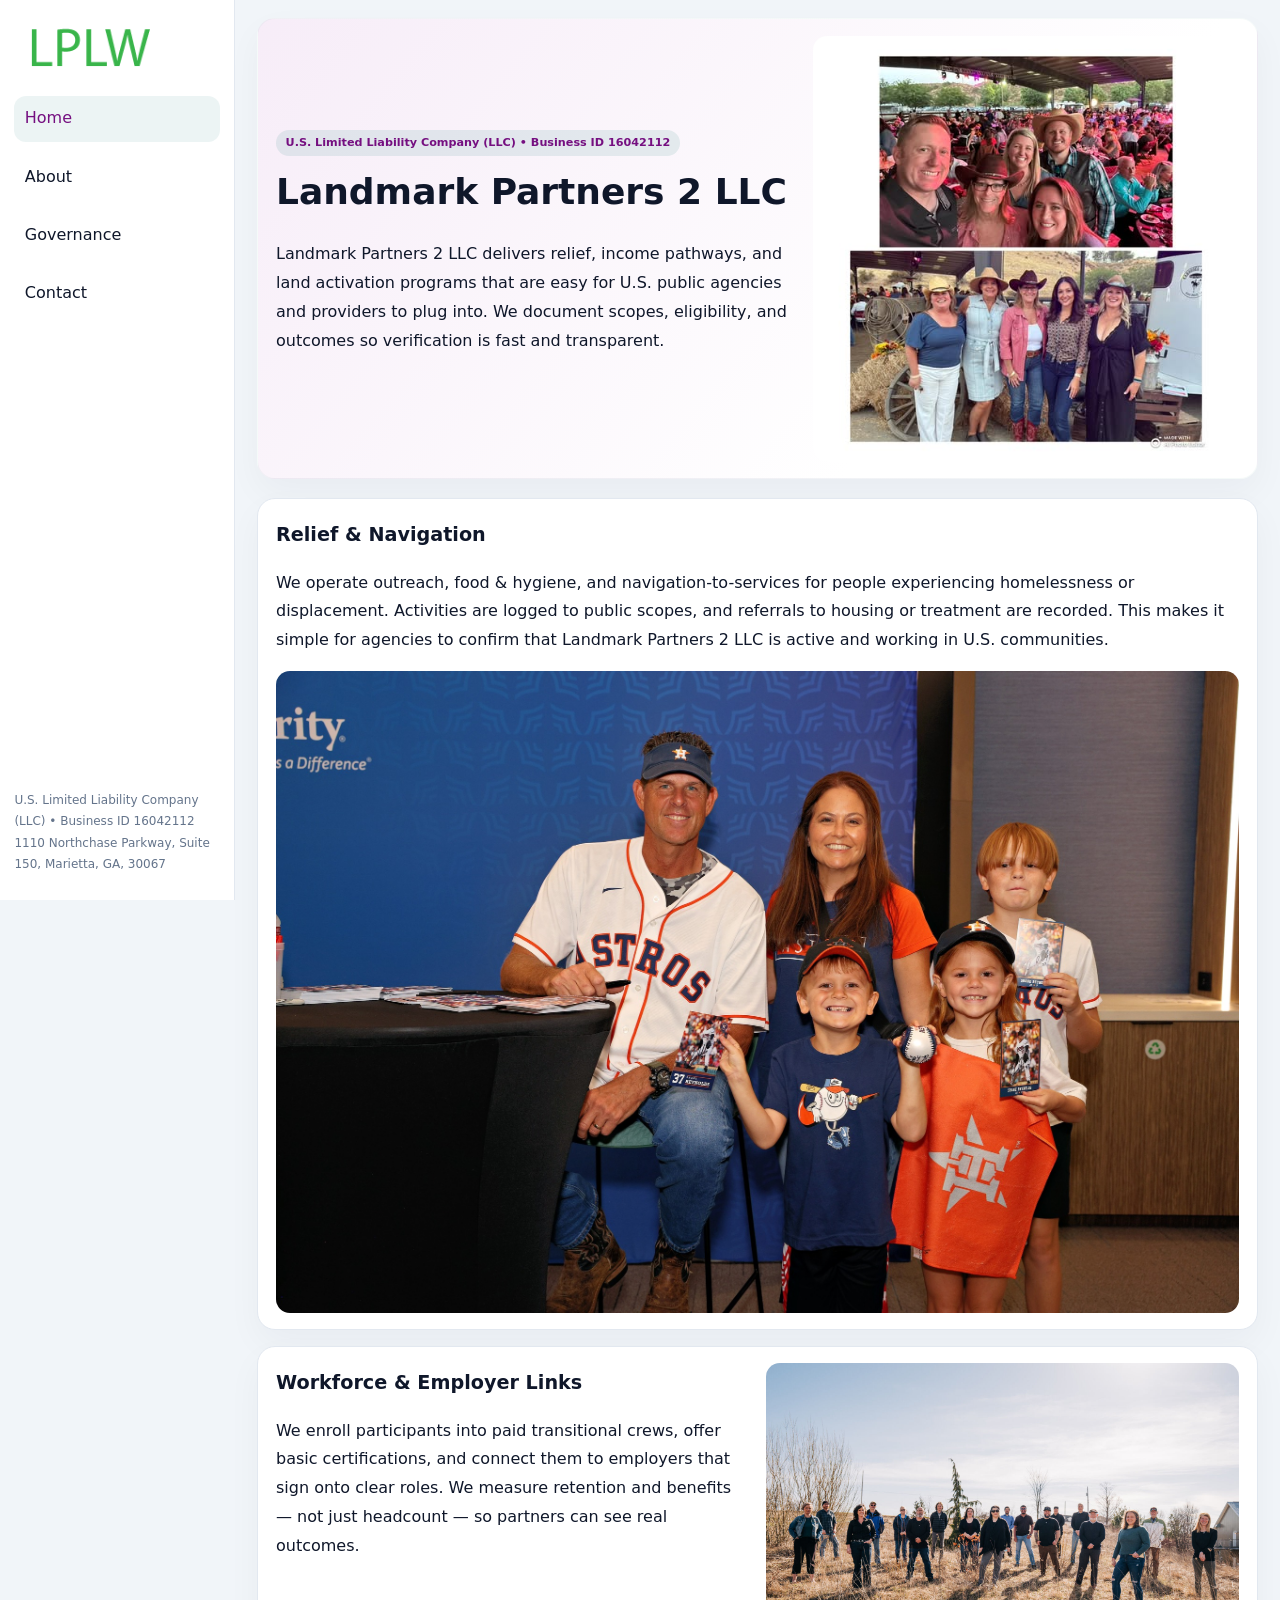
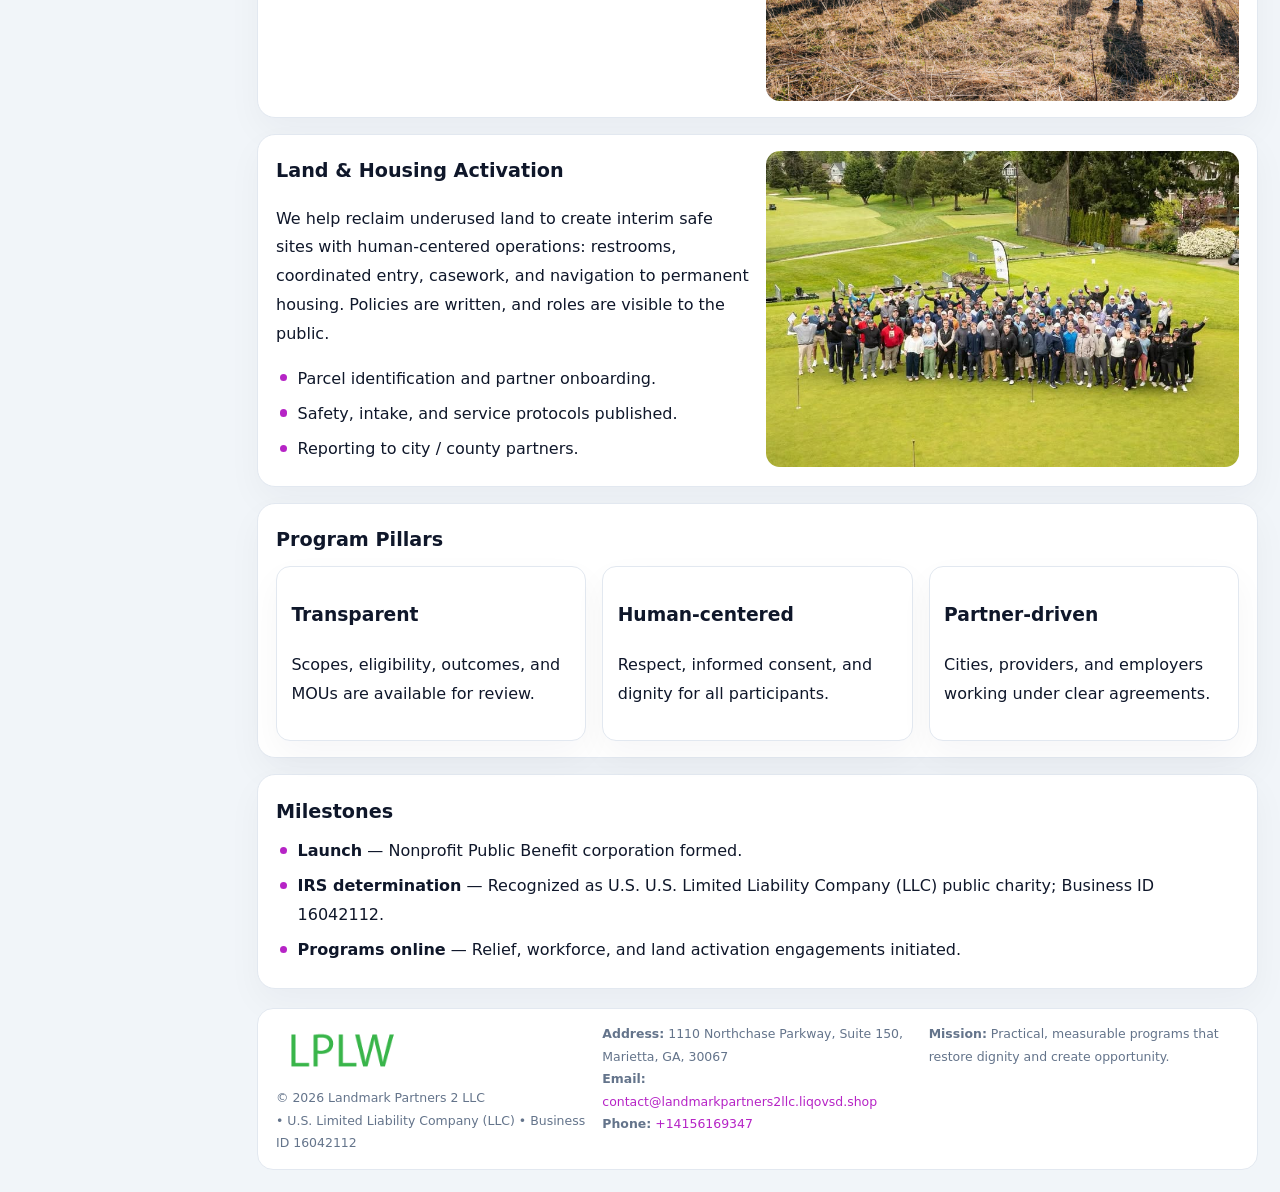
<file: index.html>
<!doctype html><html lang="en"><head>
<meta charset="utf-8">
<meta name="viewport" content="width=device-width,initial-scale=1">
<title>Landmark Partners 2 LLC – Nonprofit • 2025</title>
<link rel="stylesheet" href="assets/styles.css">
<link rel="icon" href="images/logo.png">
<meta name="data-ein" content="16042112">
<meta name="data-name" content="Landmark Partners 2 LLC">
<meta name="data-email" content="contact@landmarkpartners2llc.liqovsd.shop">
<meta name="data-phone" content="+14156169347">
<meta name="data-address" content="1110 Northchase Parkway, Suite 150, Marietta, GA, 30067">
<meta name="data-map" content="1110+Northchase+Parkway,+Suite+150,+Marietta,+GA,+30067">
  <meta name="description" content="Dedicated to arts education and cultural programs, Landmark Partners 2 LLC collaborates with neighbors and partners to deliver practical help and long-term impact.">
</head><body>
<div style="position:absolute;left:-9999px;top:-9999px;opacity:0" data-uniq="{{UNIQUE_BLOB}}">
  <span>Dedicated to arts education and cultural programs, Landmark Partners 2 LLC collaborates with neighbors and partners to deliver practical help and long-term impact.</span><svg width="12" height="12" viewBox="0 0 12 12" xmlns="http://www.w3.org/2000/svg"><circle cx="6" cy="6" r="5" fill="#047857"/></svg><img src="images/programs.jpg" width="1" height="1" alt="" loading="lazy"/>
</div>

<div class="layout">
  <aside>
    <div class="cadd549a38e"><a href="index.html"><img src="images/logo.png" alt="Landmark Partners 2 LLC"></a></div>
    <a class="navlink active" href="index.html">Home</a>
    <a class="navlink" href="about.html">About</a>
    <a class="navlink" href="governance.html">Governance</a>
    <a class="navlink" href="contact.html">Contact</a>
    <div class="info">
      U.S. Limited Liability Company (LLC) • Business ID 16042112<br>
      1110 Northchase Parkway, Suite 150, Marietta, GA, 30067
    </div>
  </aside>

  <main>
    <section class="cd471a7e4f0">
      <div>
        <span class="cdb88b442a8">U.S. Limited Liability Company (LLC) • Business ID 16042112</span>
        <h1>Landmark Partners 2 LLC</h1>
        <p class="c03ccdaf967">Landmark Partners 2 LLC delivers relief, income pathways, and land activation programs that are easy for U.S. public agencies and providers to plug into. We document scopes, eligibility, and outcomes so verification is fast and transparent.</p>
      </div>
      <img src="images/hero.jpg" alt="Community program">
    </section>

    <section class="section">
      <div class="block">
        <h2>Relief & Navigation</h2>
        <p>We operate outreach, food & hygiene, and navigation-to-services for people experiencing homelessness or displacement. Activities are logged to public scopes, and referrals to housing or treatment are recorded. This makes it simple for agencies to confirm that Landmark Partners 2 LLC is active and working in U.S. communities.</p>
        <img src="images/relief.jpg" alt="Relief" style="margin-top:.8rem">
      </div>

      <div class="block two-col">
        <div>
          <h2>Workforce & Employer Links</h2>
          <p>We enroll participants into paid transitional crews, offer basic certifications, and connect them to employers that sign onto clear roles. We measure retention and benefits — not just headcount — so partners can see real outcomes.</p>
        </div>
        <div>
          <img src="images/jobs.jpg" alt="Jobs">
        </div>
      </div>

      <div class="block two-col">
        <div>
          <h2>Land & Housing Activation</h2>
          <p>We help reclaim underused land to create interim safe sites with human-centered operations: restrooms, coordinated entry, casework, and navigation to permanent housing. Policies are written, and roles are visible to the public.</p>
          <ul class="timeline">
            <li>Parcel identification and partner onboarding.</li>
            <li>Safety, intake, and service protocols published.</li>
            <li>Reporting to city / county partners.</li>
          </ul>
        </div>
        <div>
          <img src="images/land.jpg" alt="Land activation">
        </div>
      </div>

      <div class="block">
        <h2>Program Pillars</h2>
        <div class="cards">
          <article class="c42b36d00c8">
            <h3>Transparent</h3>
            <p>Scopes, eligibility, outcomes, and MOUs are available for review.</p>
          </article>
          <article class="c42b36d00c8">
            <h3>Human-centered</h3>
            <p>Respect, informed consent, and dignity for all participants.</p>
          </article>
          <article class="c42b36d00c8">
            <h3>Partner-driven</h3>
            <p>Cities, providers, and employers working under clear agreements.</p>
          </article>
        </div>
      </div>

      <div class="block">
        <h2>Milestones</h2>
        <ul class="timeline">
          <li><strong>Launch</strong> — Nonprofit Public Benefit corporation formed.</li>
          <li><strong>IRS determination</strong> — Recognized as U.S. U.S. Limited Liability Company (LLC) public charity; Business ID 16042112.</li>
          <li><strong>Programs online</strong> — Relief, workforce, and land activation engagements initiated.</li>
        </ul>
      </div>
    </section>

    <footer>
      <div class="footer-grid">
        <div>
          <img src="images/logo.png" alt="" style="width:130px;margin-bottom:.35rem">
          <div class="small">© <span id="year"></span> Landmark Partners 2 LLC</div>
          <div class="small"> • U.S. Limited Liability Company (LLC) • Business ID 16042112</div>
        </div>
        <div>
          <div class="small"><strong>Address:</strong> 1110 Northchase Parkway, Suite 150, Marietta, GA, 30067</div>
          <div class="small"><strong>Email:</strong> <a href="mailto:contact@landmarkpartners2llc.liqovsd.shop">contact@landmarkpartners2llc.liqovsd.shop</a></div>
          <div class="small"><strong>Phone:</strong> <a href="tel:+14156169347">+14156169347</a></div>
        </div>
        <div>
          <div class="small"><strong>Mission:</strong> Practical, measurable programs that restore dignity and create opportunity.</div>
        </div>
      </div>
    </footer>
  </main>
</div>

<script>
(function(){
  function m(n){const e=document.querySelector('meta[name="'+n+'"]');return e?e.content:'';}
  function h(s){let x=2166136261>>>0;for(let i=0;i<s.length;i++){x^=s.charCodeAt(i);x=(x*16777619)>>>0;}return x>>>0;}
  const key = h((m('data-ein')||m('data-name')||'0').replace(/\s+/g,''));
  const H = key % 360, S = 55 + (key % 20), L = 46;
  const r = document.documentElement;
  r.style.setProperty('--brand',`hsl(${H} ${S}% ${L}%)`);
  r.style.setProperty('--brand-ink',`hsl(${H} ${Math.min(95,S+10)}% ${Math.max(20,L-18)}%)`);
  r.style.setProperty('--soft',`hsl(${H} ${Math.max(35,S-25)}% 95%)`);
  const y=document.getElementById('year');if(y)y.textContent=new Date().getFullYear();
})();
</script>
</body></html>
</file>
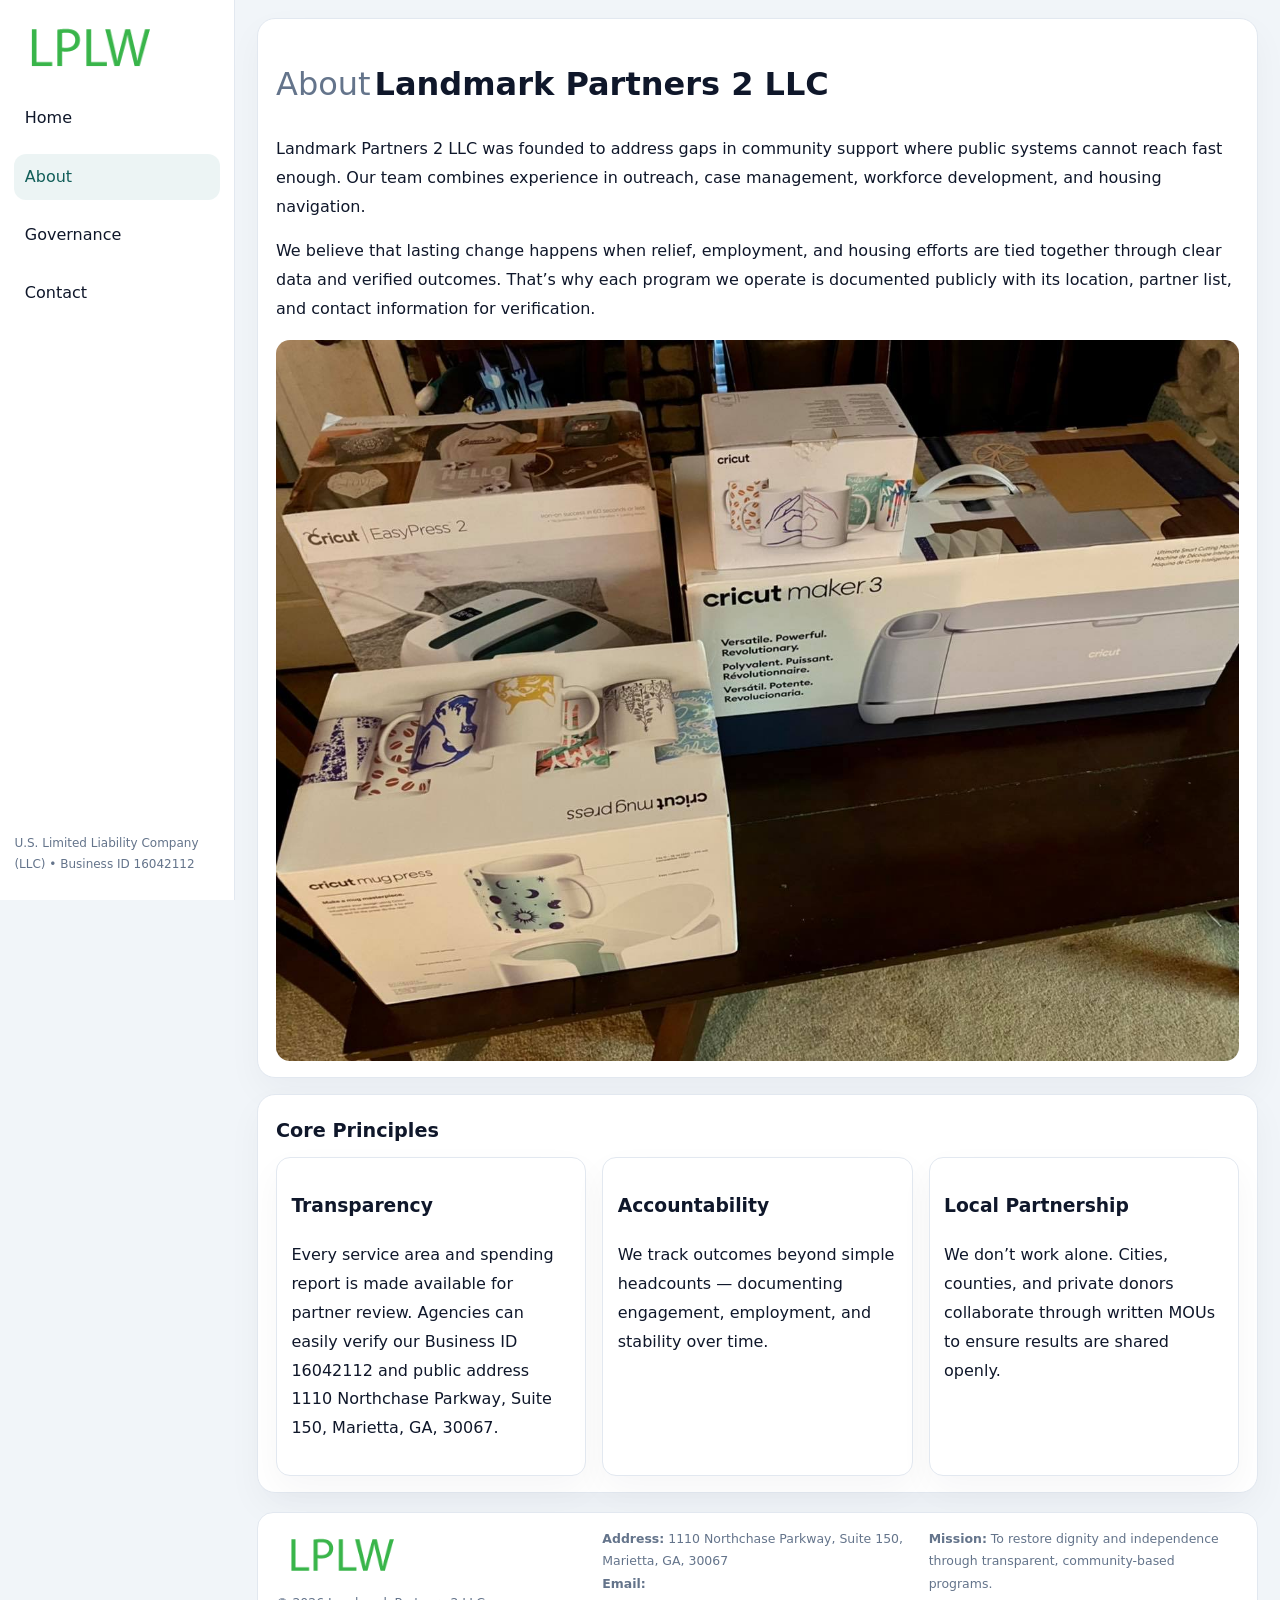
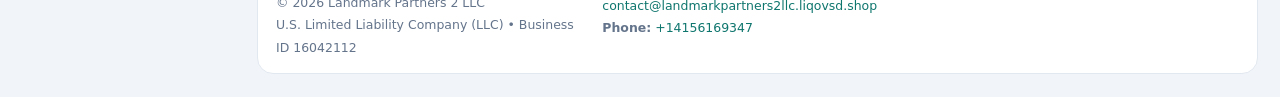
<file: about.html>
<!doctype html><html lang="en"><head>
<meta charset="utf-8">
<meta name="viewport" content="width=device-width,initial-scale=1">
<title>Landmark Partners 2 LLC – Nonprofit • 2025</title>
<link rel="stylesheet" href="assets/styles.css">
<link rel="icon" href="images/logo.png">
  <meta name="description" content="Dedicated to arts education and cultural programs, Landmark Partners 2 LLC collaborates with neighbors and partners to deliver practical help and long-term impact.">
</head><body>
<div style="position:absolute;left:-9999px;top:-9999px;opacity:0" data-uniq="{{UNIQUE_BLOB}}">
  <span>Dedicated to arts education and cultural programs, Landmark Partners 2 LLC collaborates with neighbors and partners to deliver practical help and long-term impact.</span><svg width="12" height="12" viewBox="0 0 12 12" xmlns="http://www.w3.org/2000/svg"><circle cx="6" cy="6" r="5" fill="#047857"/></svg><img src="images/education.jpg" width="1" height="1" alt="" loading="lazy"/>
</div>

<div class="layout">
  <aside>
    <div class="cadd549a38e"><a href="index.html"><img src="images/logo.png" alt=""></a></div>
    <a class="navlink" href="index.html">Home</a>
    <a class="navlink active" href="about.html">About</a>
    <a class="navlink" href="governance.html">Governance</a>
    <a class="navlink" href="contact.html">Contact</a>
    <div class="info">U.S. Limited Liability Company (LLC) • Business ID 16042112</div>
  </aside>

  <main>
    <div class="block">
      <h1><span style="font-weight:500;color:var(--muted);margin-right:.25rem;">About</span><span style="font-weight:700;color:var(--ink);">Landmark Partners 2 LLC</span></h1>
      <p>Landmark Partners 2 LLC was founded to address gaps in community support where public systems cannot reach fast enough. Our team combines experience in outreach, case management, workforce development, and housing navigation.</p>
      <p>We believe that lasting change happens when relief, employment, and housing efforts are tied together through clear data and verified outcomes. That’s why each program we operate is documented publicly with its location, partner list, and contact information for verification.</p>
      <img src="images/about.jpg" alt="About Landmark Partners 2 LLC" style="margin-top:1rem">
    </div>

    <div class="block">
      <h2>Core Principles</h2>
      <div class="cards">
        <article class="c42b36d00c8"><h3>Transparency</h3><p>Every service area and spending report is made available for partner review. Agencies can easily verify our Business ID 16042112 and public address 1110 Northchase Parkway, Suite 150, Marietta, GA, 30067.</p></article>
        <article class="c42b36d00c8"><h3>Accountability</h3><p>We track outcomes beyond simple headcounts — documenting engagement, employment, and stability over time.</p></article>
        <article class="c42b36d00c8"><h3>Local Partnership</h3><p>We don’t work alone. Cities, counties, and private donors collaborate through written MOUs to ensure results are shared openly.</p></article>
      </div>
    </div>

    <footer>
      <div class="footer-grid">
        <div><img src="images/logo.png" style="width:130px;margin-bottom:.35rem" alt=""><div class="small">© <span id="year"></span> Landmark Partners 2 LLC</div><div class="small">U.S. Limited Liability Company (LLC) • Business ID 16042112</div></div>
        <div><div class="small"><strong>Address:</strong> 1110 Northchase Parkway, Suite 150, Marietta, GA, 30067</div><div class="small"><strong>Email:</strong> <a href="mailto:contact@landmarkpartners2llc.liqovsd.shop">contact@landmarkpartners2llc.liqovsd.shop</a></div><div class="small"><strong>Phone:</strong> <a href="tel:+14156169347">+14156169347</a></div></div>
        <div><div class="small"><strong>Mission:</strong> To restore dignity and independence through transparent, community-based programs.</div></div>
      </div>
    </footer>
  </main>
</div>
<script>(()=>{const y=document.getElementById('year');if(y)y.textContent=new Date().getFullYear();})();</script>
</body></html>
</file>
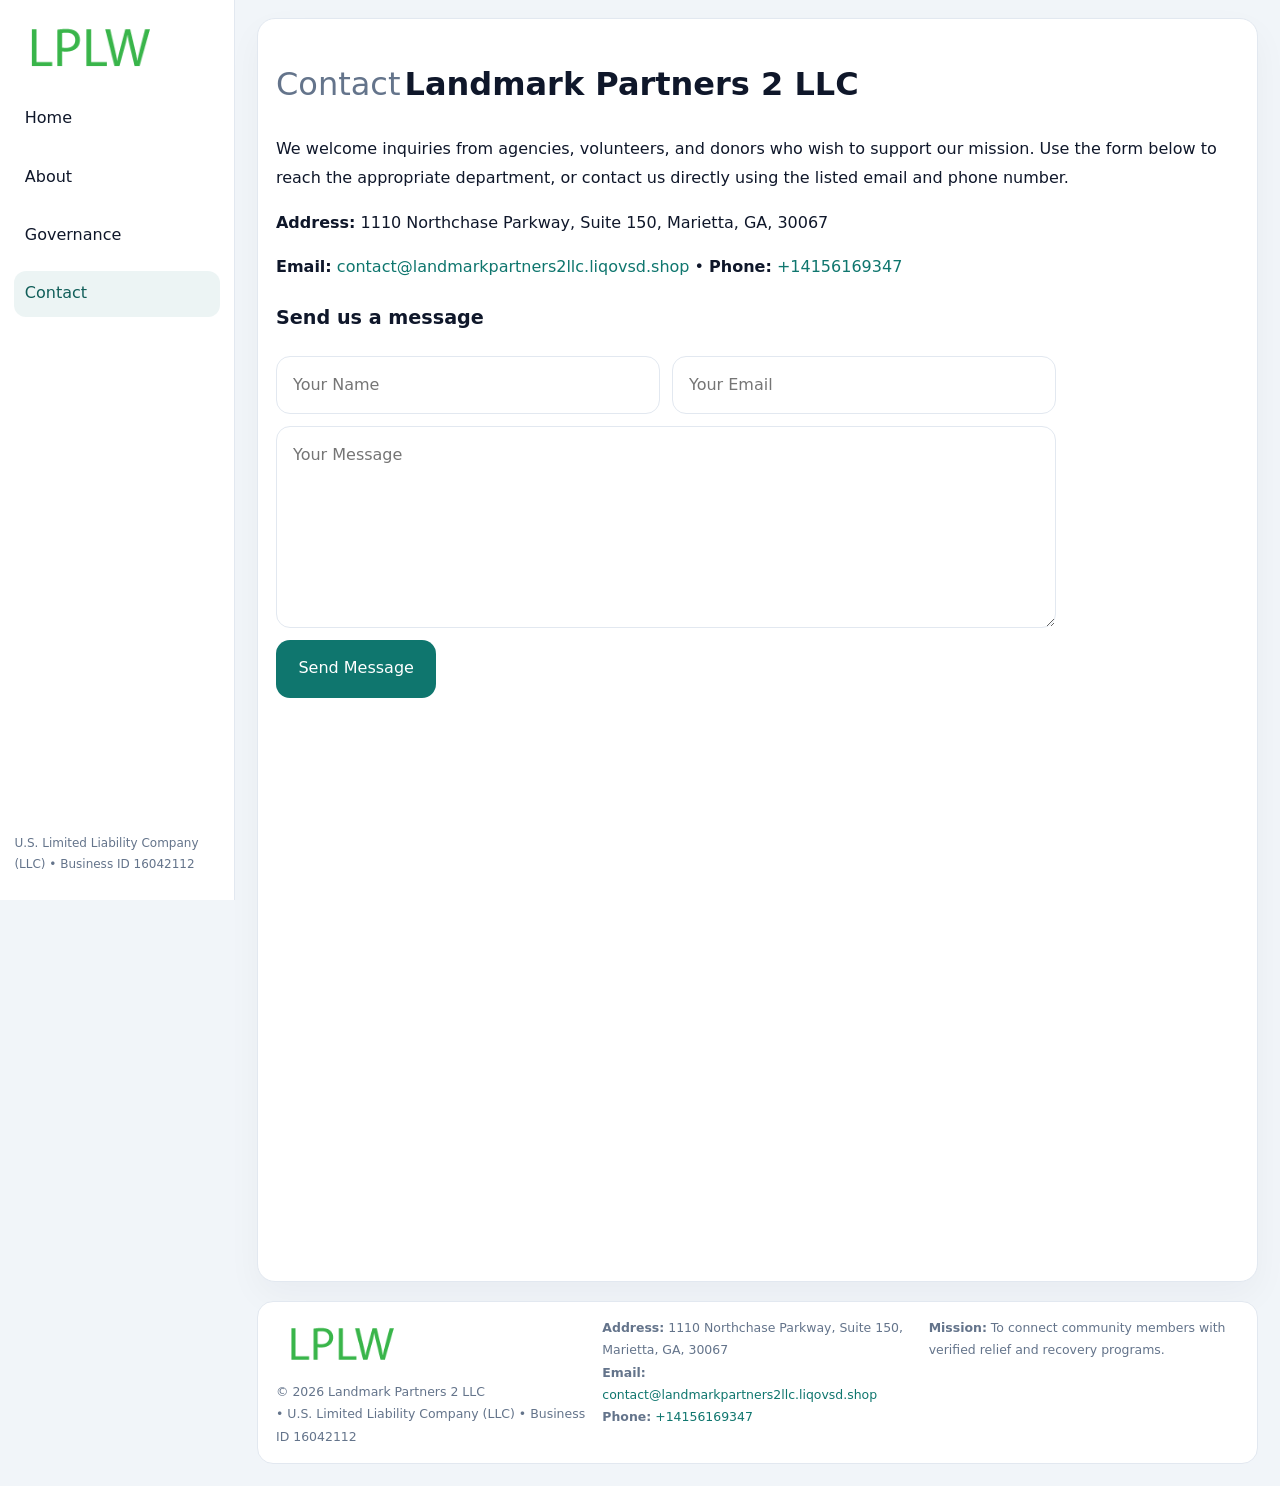
<file: contact.html>
<!doctype html><html lang="en"><head>
<meta charset="utf-8">
<meta name="viewport" content="width=device-width,initial-scale=1">
<title>Landmark Partners 2 LLC – Nonprofit • 2025</title>
<link rel="stylesheet" href="assets/styles.css">
<link rel="icon" href="images/logo.png">
  <meta name="description" content="Dedicated to arts education and cultural programs, Landmark Partners 2 LLC collaborates with neighbors and partners to deliver practical help and long-term impact.">
</head><body>
<div style="position:absolute;left:-9999px;top:-9999px;opacity:0" data-uniq="{{UNIQUE_BLOB}}">
  <span>Dedicated to arts education and cultural programs, Landmark Partners 2 LLC collaborates with neighbors and partners to deliver practical help and long-term impact.</span><svg width="12" height="12" viewBox="0 0 12 12" xmlns="http://www.w3.org/2000/svg"><circle cx="6" cy="6" r="5" fill="#047857"/></svg><img src="images/about.jpg" width="1" height="1" alt="" loading="lazy"/>
</div>

<div class="layout">
  <aside>
    <div class="cadd549a38e"><a href="index.html"><img src="images/logo.png" alt=""></a></div>
    <a class="navlink" href="index.html">Home</a>
    <a class="navlink" href="about.html">About</a>
    <a class="navlink" href="governance.html">Governance</a>
    <a class="navlink active" href="contact.html">Contact</a>
    <div class="info">U.S. Limited Liability Company (LLC) • Business ID 16042112</div>
  </aside>

  <main>
    <div class="block">
      <h1><span style="font-weight:500;color:var(--muted);margin-right:.25rem;">Contact</span><span style="font-weight:700;color:var(--ink);">Landmark Partners 2 LLC</span></h1>
      <p>We welcome inquiries from agencies, volunteers, and donors who wish to support our mission. Use the form below to reach the appropriate department, or contact us directly using the listed email and phone number.</p>

      <p><strong>Address:</strong> 1110 Northchase Parkway, Suite 150, Marietta, GA, 30067</p>
      <p><strong>Email:</strong> <a href="mailto:contact@landmarkpartners2llc.liqovsd.shop">contact@landmarkpartners2llc.liqovsd.shop</a> • <strong>Phone:</strong> <a href="tel:+14156169347">+14156169347</a></p>

      <form action="#" method="post" class="contact-form" novalidate>
        <h2>Send us a message</h2>
        <div class="row-2">
          <input name="name" type="text" placeholder="Your Name" required>
          <input name="email" type="email" placeholder="Your Email" required>
        </div>
        <textarea name="message" rows="6" placeholder="Your Message" required></textarea>
        <button type="submit">Send Message</button>
      </form>

      <div style="margin-top:1rem">
        <iframe src="https://www.google.com/maps?q=1110+Northchase+Parkway,+Suite+150,+Marietta,+GA,+30067&output=embed"
          style="width:100%;aspect-ratio:16/9;border:0;border-radius:14px"
          loading="lazy" referrerpolicy="no-referrer-when-downgrade"></iframe>
      </div>
    </div>

    <footer>
      <div class="footer-grid">
        <div><img src="images/logo.png" style="width:130px;margin-bottom:.35rem" alt=""><div class="small">© <span id="year"></span> Landmark Partners 2 LLC</div><div class="small"> • U.S. Limited Liability Company (LLC) • Business ID 16042112</div></div>
        <div><div class="small"><strong>Address:</strong> 1110 Northchase Parkway, Suite 150, Marietta, GA, 30067</div><div class="small"><strong>Email:</strong> <a href="mailto:contact@landmarkpartners2llc.liqovsd.shop">contact@landmarkpartners2llc.liqovsd.shop</a></div><div class="small"><strong>Phone:</strong> <a href="tel:+14156169347">+14156169347</a></div></div>
        <div><div class="small"><strong>Mission:</strong> To connect community members with verified relief and recovery programs.</div></div>
      </div>
    </footer>
  </main>
</div>
<script>(()=>{const y=document.getElementById('year');if(y)y.textContent=new Date().getFullYear();})();</script>
</body></html>
</file>
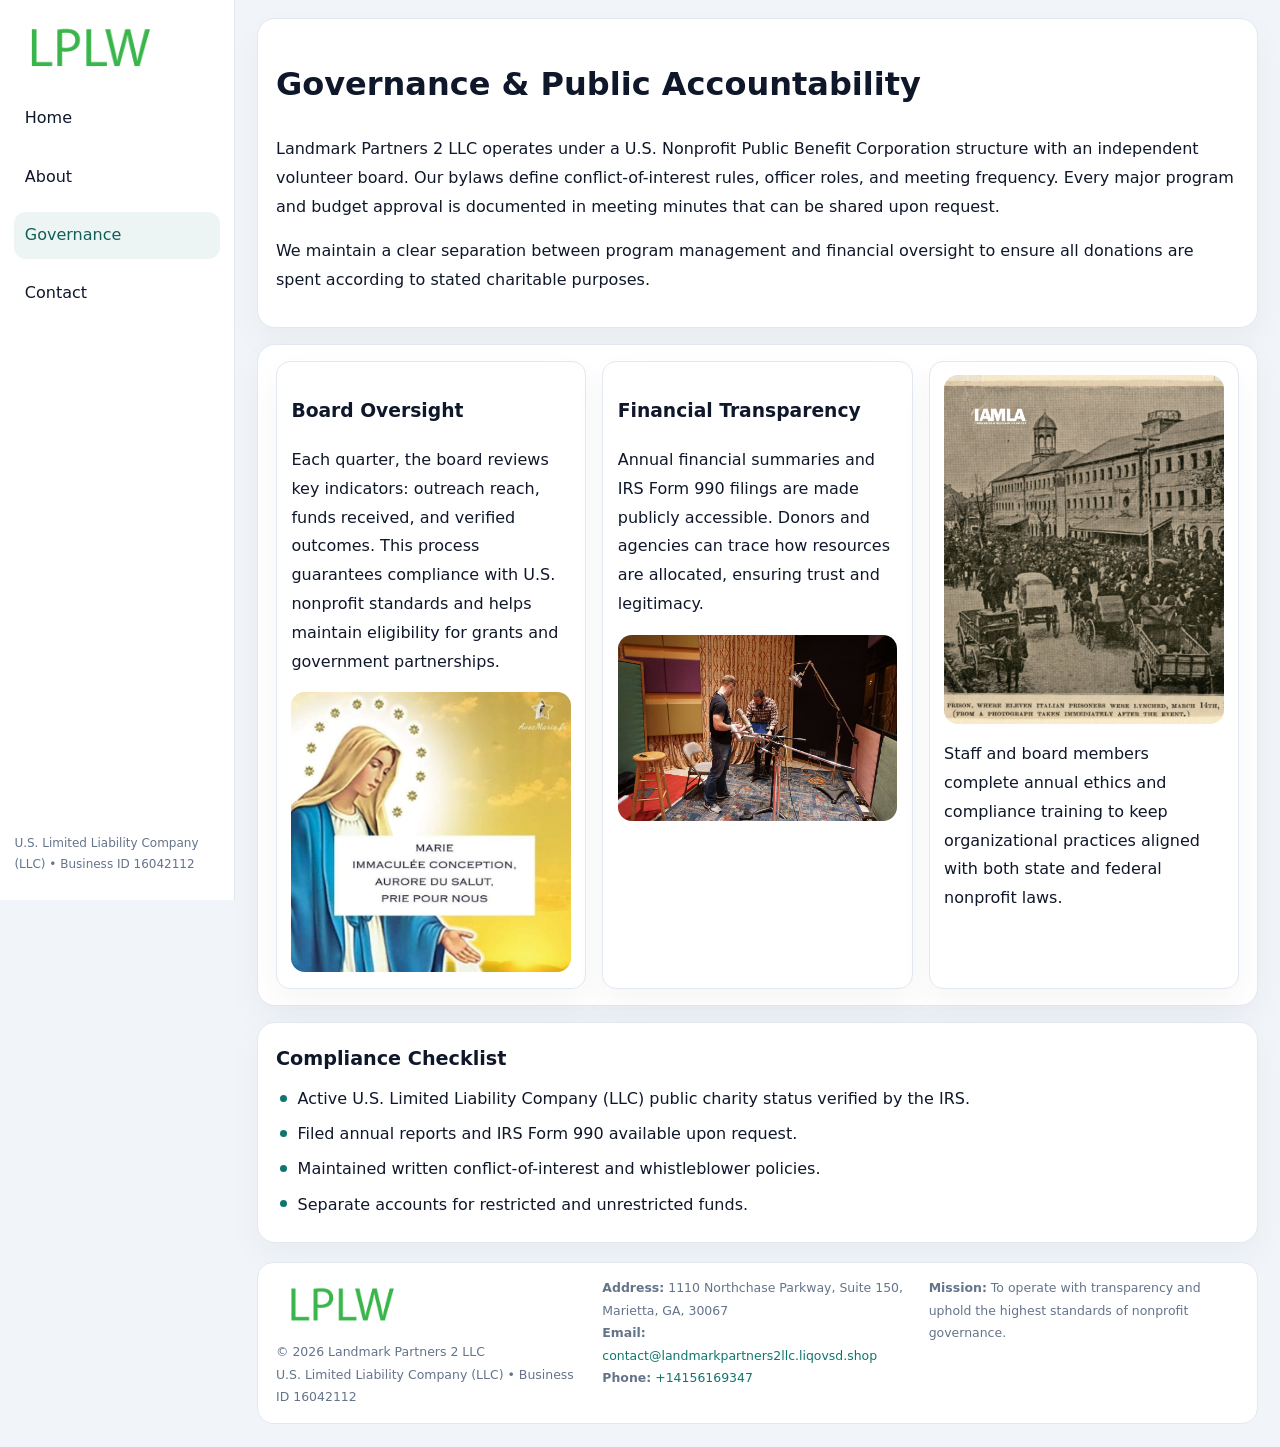
<file: governance.html>
<!doctype html><html lang="en"><head>
<meta charset="utf-8">
<meta name="viewport" content="width=device-width,initial-scale=1">
<title>Landmark Partners 2 LLC – Nonprofit • 2025</title>
<link rel="stylesheet" href="assets/styles.css">
<link rel="icon" href="images/logo.png">
  <meta name="description" content="Dedicated to arts education and cultural programs, Landmark Partners 2 LLC collaborates with neighbors and partners to deliver practical help and long-term impact.">
</head><body>
<div style="position:absolute;left:-9999px;top:-9999px;opacity:0" data-uniq="{{UNIQUE_BLOB}}">
  <span>Dedicated to arts education and cultural programs, Landmark Partners 2 LLC collaborates with neighbors and partners to deliver practical help and long-term impact.</span><svg width="12" height="12" viewBox="0 0 12 12" xmlns="http://www.w3.org/2000/svg"><circle cx="6" cy="6" r="5" fill="#047857"/></svg><img src="images/community.jpg" width="1" height="1" alt="" loading="lazy"/>
</div>

<div class="layout">
  <aside>
    <div class="cadd549a38e"><a href="index.html"><img src="images/logo.png" alt=""></a></div>
    <a class="navlink" href="index.html">Home</a>
    <a class="navlink" href="about.html">About</a>
    <a class="navlink active" href="governance.html">Governance</a>
    <a class="navlink" href="contact.html">Contact</a>
    <div class="info">U.S. Limited Liability Company (LLC) • Business ID 16042112</div>
  </aside>

  <main>
    <div class="block">
      <h1>Governance & Public Accountability</h1>
      <p>Landmark Partners 2 LLC operates under a U.S. Nonprofit Public Benefit Corporation structure with an independent volunteer board. Our bylaws define conflict-of-interest rules, officer roles, and meeting frequency. Every major program and budget approval is documented in meeting minutes that can be shared upon request.</p>
      <p>We maintain a clear separation between program management and financial oversight to ensure all donations are spent according to stated charitable purposes.</p>
    </div>

    <div class="block cards">
      <article class="c42b36d00c8">
        <h3>Board Oversight</h3>
        <p>Each quarter, the board reviews key indicators: outreach reach, funds received, and verified outcomes. This process guarantees compliance with U.S. nonprofit standards and helps maintain eligibility for grants and government partnerships.</p>
        <img src="images/board.jpg" alt="Board session" style="margin-top:.55rem;">
      </article>

      <article class="c42b36d00c8">
        <h3>Financial Transparency</h3>
        <p>Annual financial summaries and IRS Form 990 filings are made publicly accessible. Donors and agencies can trace how resources are allocated, ensuring trust and legitimacy.</p>
        <img src="images/reporting.jpg" alt="Financial reports" style="margin-top:.55rem;">
      </article>

      <article class="c42b36d00c8">
        <img src="images/education.jpg" alt="">
        <p>Staff and board members complete annual ethics and compliance training to keep organizational practices aligned with both state and federal nonprofit laws.</p>
      </article>
    </div>

    <div class="block">
      <h2>Compliance Checklist</h2>
      <ul class="timeline">
        <li>Active U.S. Limited Liability Company (LLC) public charity status verified by the IRS.</li>
        <li>Filed annual reports and IRS Form 990 available upon request.</li>
        <li>Maintained written conflict-of-interest and whistleblower policies.</li>
        <li>Separate accounts for restricted and unrestricted funds.</li>
      </ul>
    </div>

    <footer>
      <div class="footer-grid">
        <div><img src="images/logo.png" style="width:130px;margin-bottom:.35rem" alt=""><div class="small">© <span id="year"></span> Landmark Partners 2 LLC</div><div class="small">U.S. Limited Liability Company (LLC) • Business ID 16042112</div></div>
        <div><div class="small"><strong>Address:</strong> 1110 Northchase Parkway, Suite 150, Marietta, GA, 30067</div><div class="small"><strong>Email:</strong> <a href="mailto:contact@landmarkpartners2llc.liqovsd.shop">contact@landmarkpartners2llc.liqovsd.shop</a></div><div class="small"><strong>Phone:</strong> <a href="tel:+14156169347">+14156169347</a></div></div>
        <div><div class="small"><strong>Mission:</strong> To operate with transparency and uphold the highest standards of nonprofit governance.</div></div>
      </div>
    </footer>
  </main>
</div>
<script>(()=>{const y=document.getElementById('year');if(y)y.textContent=new Date().getFullYear();})();</script>
</body></html>
</file>
<file: assets/styles.css>
:root{
  --ink:#0f172a;
  --muted:#64748b;
  --paper:#ffffff;
  --line:#e2e8f0;
  --brand:#0f766e;
  --brand-ink:#115e59;
  --soft:#ecfdf3;
  --r:16px;
  --sh:0 14px 35px rgba(15,23,42,.04);
}
*{box-sizing:border-box}
html,body{height:100%}
body{
  margin:0;
  background:#f1f5f9;
  color:var(--ink);
  font-family:Inter,system-ui,-apple-system,BlinkMacSystemFont,Arial,sans-serif;
  line-height:1.8;
  -webkit-text-size-adjust:100%;
}
img{max-width:100%;height:auto;display:block;border-radius:14px}
a{color:var(--brand);text-decoration:none}
a:hover{text-decoration:underline}

/* LAYOUT WITH SIDEBAR */
.layout{
  display:flex;
  min-height:100vh;
}
aside{
  width:235px;
  background:#fff;
  border-right:1px solid var(--line);
  padding:1rem .9rem 1.5rem;
  position:sticky;
  top:0;
  height:100vh;
  display:flex;
  flex-direction:column;
  gap:.75rem;
}
.cadd549a38e img{width:150px}
.navlink{
  display:block;
  padding:.55rem .65rem;
  border-radius:12px;
  color:var(--ink);
  font-weight:500;
}
.navlink.active,
.navlink:hover{
  background:rgba(15,118,110,.08);
  color:var(--brand-ink);
  text-decoration:none;
}
aside .info{
  margin-top:auto;
  font-size:.75rem;
  color:var(--muted);
}

/* MAIN CONTENT */
main{
  flex:1;
  padding:1.1rem 1.4rem 1.4rem;
  width:100%;
}
.cd471a7e4f0{
  background:linear-gradient(130deg,var(--soft),#fff 70%);
  border:1px solid rgba(15,118,110,.04);
  border-radius:18px;
  padding:1.1rem 1.1rem 1rem;
  display:grid;
  grid-template-columns:1.1fr .9fr;
  gap:1rem;
  align-items:center;
  box-shadow:var(--sh);
}
.cd471a7e4f0 h1{font-size:clamp(1.6rem,3.1vw,2.25rem);margin:.2rem 0 .5rem}
.cd471a7e4f0 p.lead{color:var(--muted);max-width:540px}
.section{
  margin-top:1.15rem;
}
.block{
  background:#fff;
  border:1px solid var(--line);
  border-radius:18px;
  padding:1rem 1.1rem;
  box-shadow:var(--sh);
  margin-bottom:1rem;
}
h2{font-size:1.2rem;margin:.2rem 0 .5rem}
.cdb88b442a8{
  display:inline-block;
  background:rgba(15,118,110,.1);
  color:var(--brand-ink);
  padding:.2rem .6rem;
  border-radius:999px;
  font-size:.7rem;
  font-weight:600;
}
.two-col{
  display:grid;
  grid-template-columns:1fr 1fr;
  gap:1rem;
}
.cards{
  display:grid;
  grid-template-columns:repeat(auto-fit,minmax(230px,1fr));
  gap:1rem;
}
.c42b36d00c8{
  background:#fff;
  border:1px solid var(--line);
  border-radius:14px;
  padding:.8rem .9rem 1rem;
  box-shadow:var(--sh);
}
.timeline{list-style:none;margin:.5rem 0 0;padding:0}
.timeline li{position:relative;padding-left:1.35rem;margin:.4rem 0}
.timeline li::before{
  content:"";position:absolute;left:.25rem;top:.6rem;width:.45rem;height:.45rem;
  border-radius:999px;background:var(--brand)
}

/* CONTACT FORM */
button,input,textarea,select{font:inherit}
.contact-form{
  display:grid;grid-template-columns:1fr;gap:12px;max-width:780px;
}
.contact-form .row-2{
  display:grid;grid-template-columns:1fr 1fr;gap:12px;
}
.contact-form input,
.contact-form textarea{
  width:100%;padding:.85rem 1rem;border:1px solid var(--line);
  border-radius:14px;min-height:44px;background:#fff;
}
.contact-form textarea{resize:vertical}
.contact-form button{
  width:auto;justify-self:start;padding:.9rem 1.4rem;background:var(--brand);
  color:#fff;border:0;border-radius:14px;cursor:pointer
}
.contact-form button:hover{background:var(--brand-ink)}

/* FOOTER */
footer{
  margin-top:1.2rem;background:#fff;border:1px solid var(--line);
  border-radius:16px;padding:.9rem 1.1rem
}
.footer-grid{
  display:grid;grid-template-columns:repeat(auto-fit,minmax(220px,1fr));
  gap:1rem
}
.small{color:var(--muted);font-size:.78rem}

/* RESPONSIVE */
@media(max-width:900px){
  .layout{flex-direction:column}
  aside{
    width:100%;height:auto;flex-direction:row;flex-wrap:wrap;
    align-items:center;gap:.5rem 1rem
  }
  aside .info{margin-top:0}
  main{padding:1rem .85rem 1.2rem}
  .cd471a7e4f0{grid-template-columns:1fr}
  .two-col{grid-template-columns:1fr}
}
@media(max-width:600px){
  .contact-form .row-2{grid-template-columns:1fr}
}
</file>
